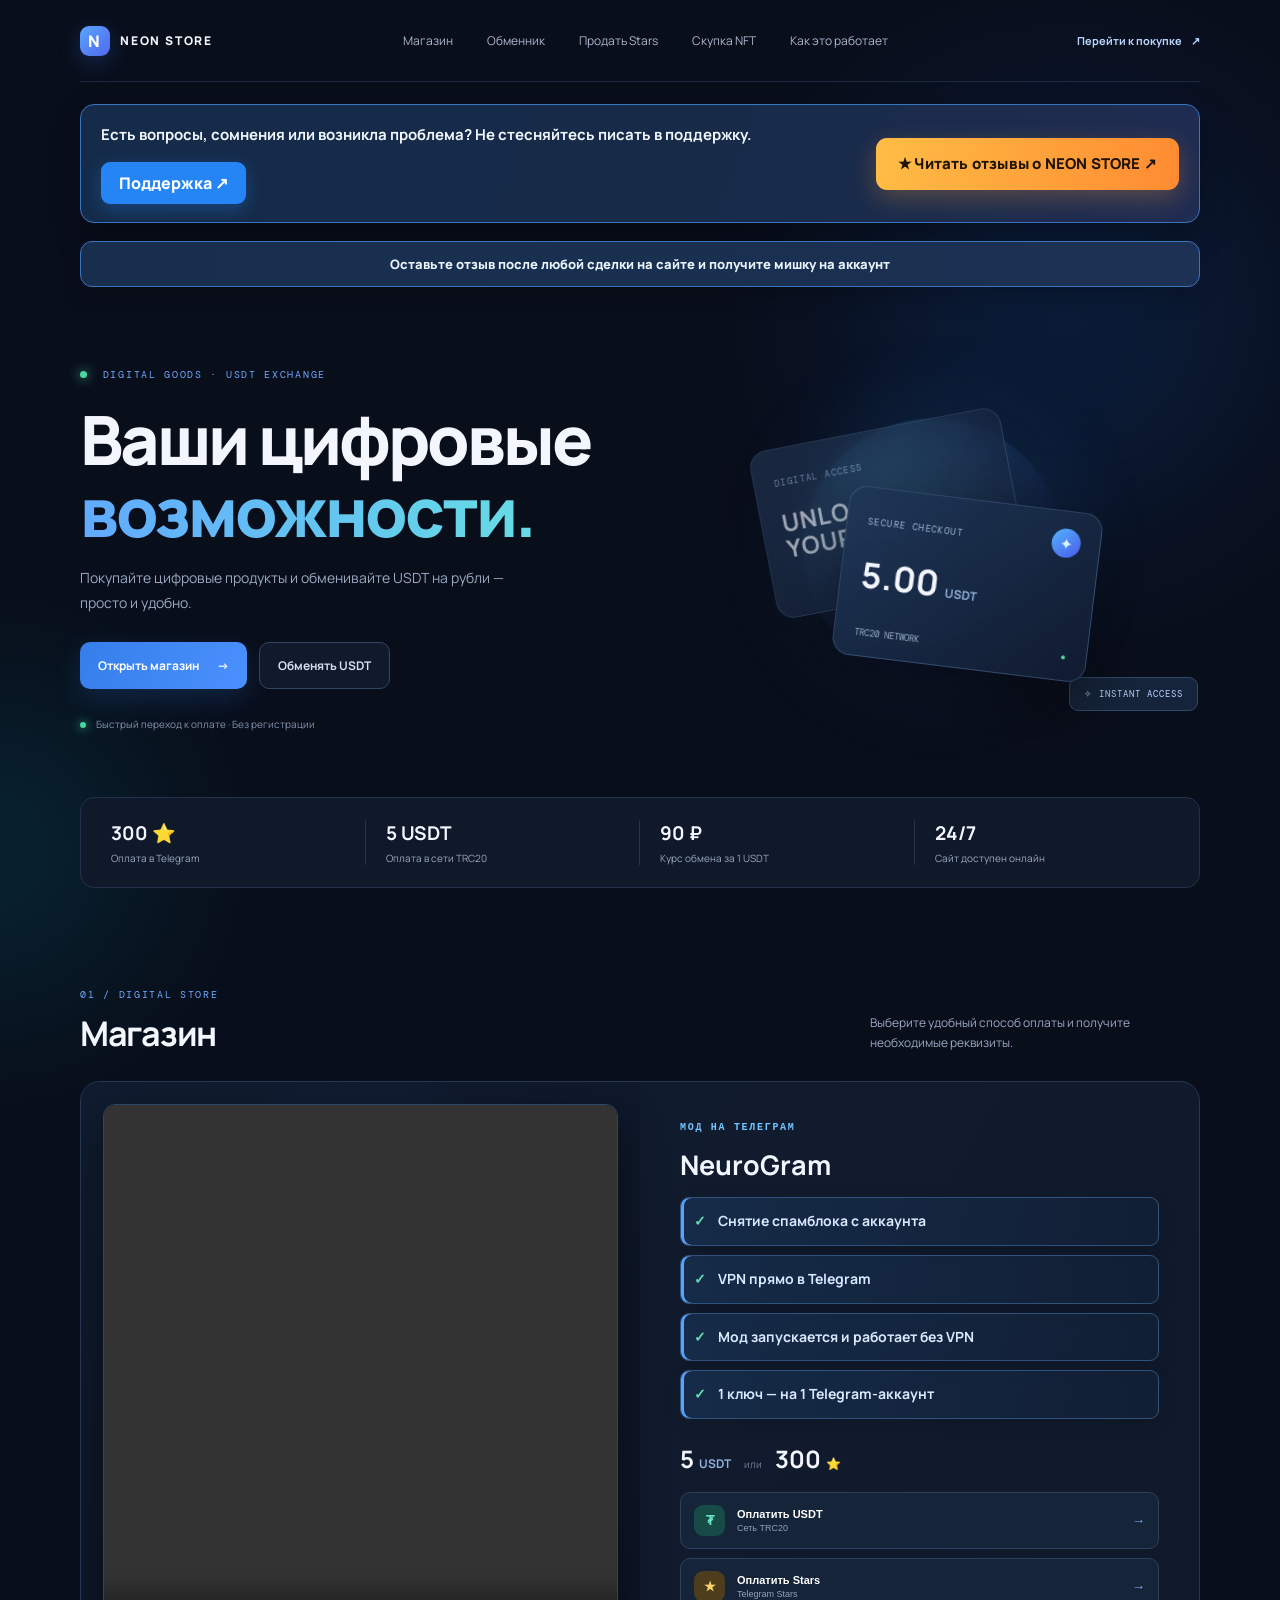
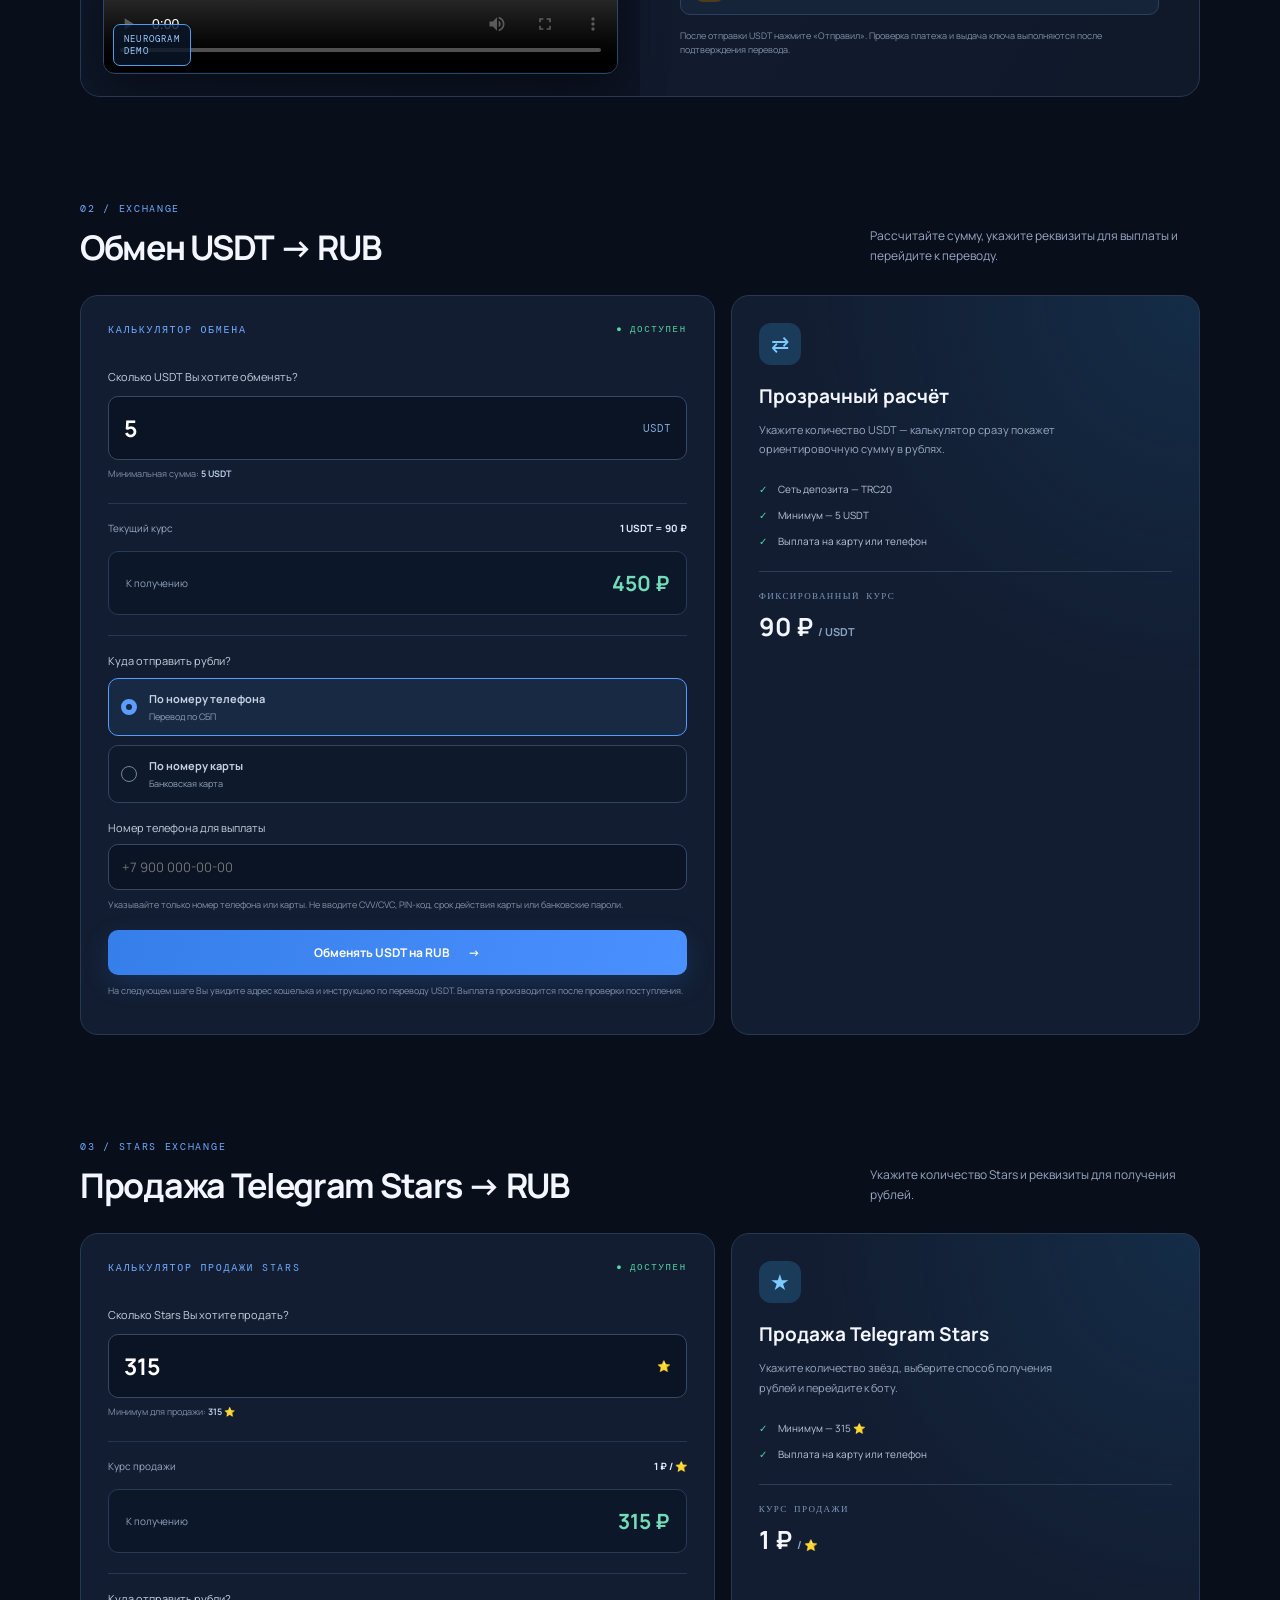
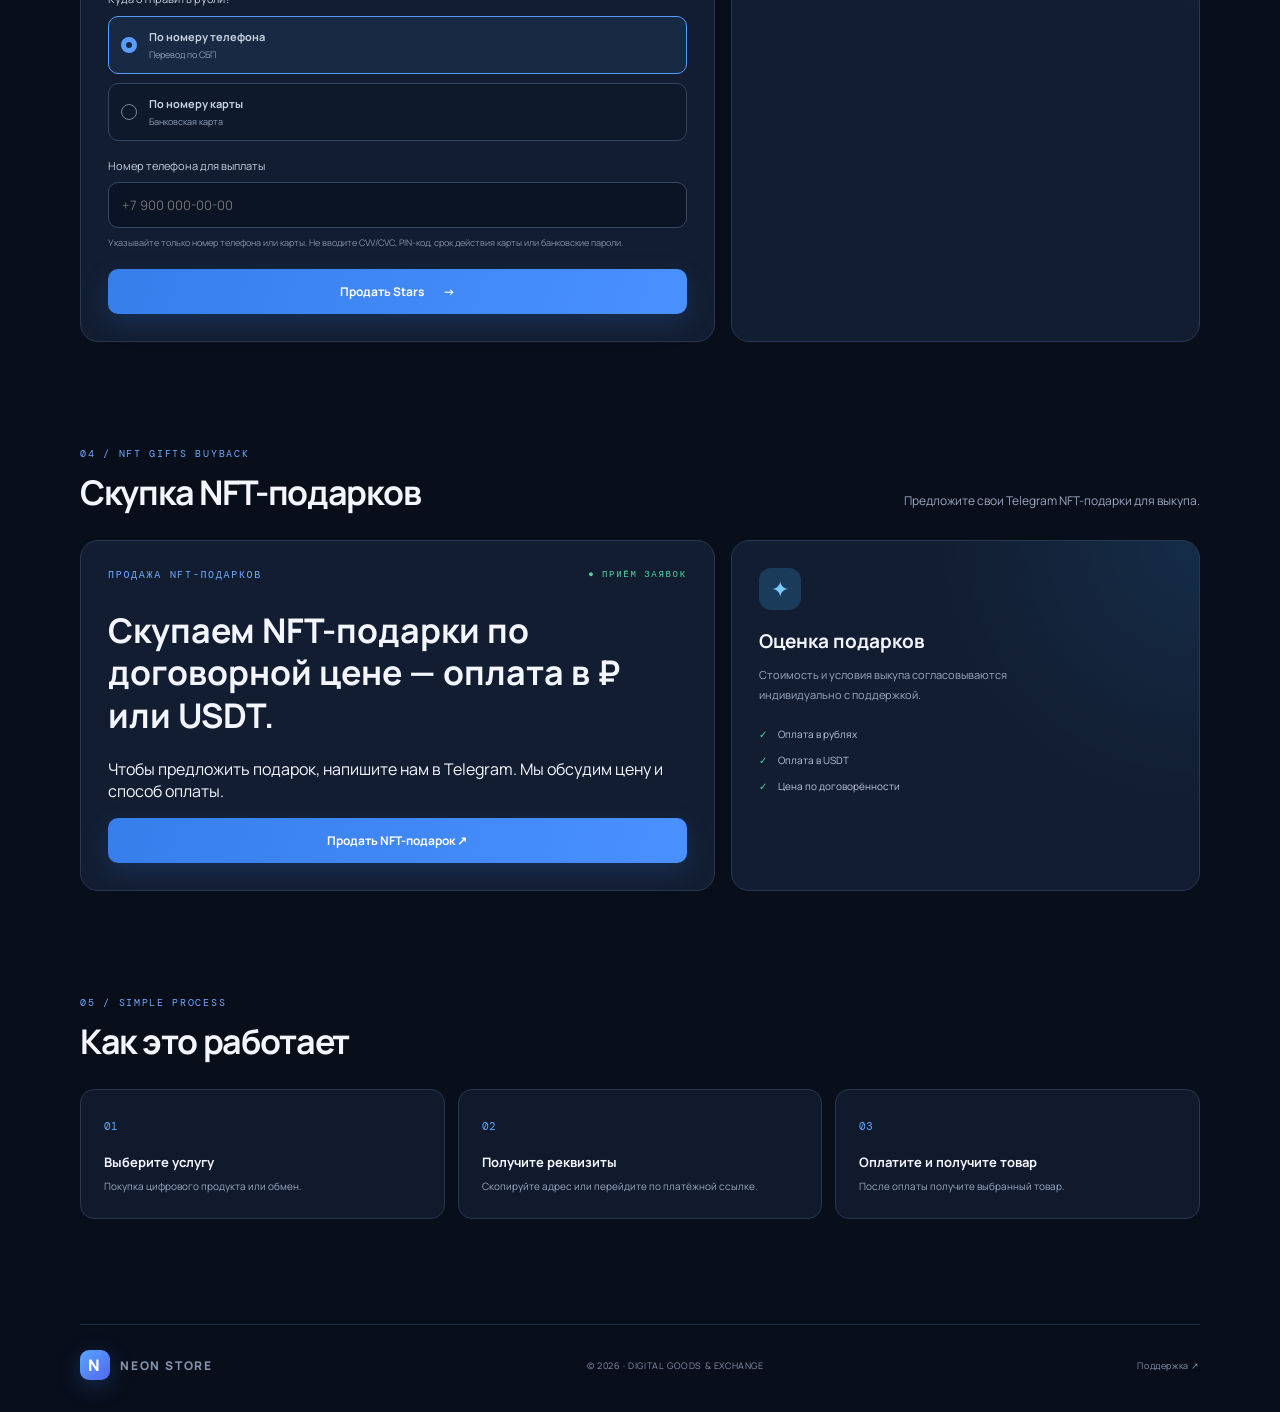
<file: index.html>
<!doctype html>
<html lang="ru">
<head>
  <meta charset="utf-8">
  <meta name="viewport" content="width=device-width, initial-scale=1">
  <meta name="theme-color" content="#0b1020">
  <meta name="description" content="Магазин цифровых товаров и обмен USDT на RUB">
  <title>Магазин и обменник</title>
  <link rel="stylesheet" href="style.css">
</head>
<body>
  <div class="ambient ambient-one"></div><div class="ambient ambient-two"></div>
  <header class="topbar wrap">
    <a class="brand" href="#home"><span class="brand-mark">N</span><span data-store-name>NEON STORE</span></a>
    <nav>
      <a href="#store">Магазин</a>
      <a href="#exchange">Обменник</a>
      <a href="#stars-sell">Продать Stars</a>
      <a href="#nft-buyback">Скупка NFT</a>
      <a href="#how">Как это работает</a>
    </nav>
    <a class="top-cta" href="#store">Перейти к покупке <span>↗</span></a>
  </header>

  <section class="support-banner wrap" aria-label="Поддержка и отзывы">
    <div class="support-banner-copy">
      <strong>Есть вопросы, сомнения или возникла проблема? Не стесняйтесь писать в поддержку.</strong>
      <a class="support-banner-link" href="https://t.me/NeuroGramAdmin" target="_blank" rel="noopener">Поддержка ↗</a>
    </div>
    <a class="reviews-cta" href="https://t.me/Neonstore_otzivi" target="_blank" rel="noopener">★ Читать отзывы о NEON STORE ↗</a>
  </section>

  <div class="review-incentive wrap">Оставьте отзыв после любой сделки на сайте и получите мишку на аккаунт</div>

  <main id="home" class="wrap">
    <section class="hero">
      <div class="hero-copy">
        <div class="eyebrow"><i></i> DIGITAL GOODS · USDT EXCHANGE</div>
        <h1>Ваши цифровые<br><span>возможности.</span></h1>
        <p>Покупайте цифровые продукты и обменивайте USDT на рубли — просто и удобно.</p>
        <div class="hero-actions">
          <a class="btn primary" href="#store">Открыть магазин <span>→</span></a>
          <a class="btn ghost" href="#exchange">Обменять USDT</a>
        </div>
        <div class="hero-note"><span class="pulse"></span> Быстрый переход к оплате · Без регистрации</div>
      </div>
      <div class="hero-art" aria-label="Декоративная иллюстрация">
        <div class="orb orb-a"></div><div class="orb orb-b"></div>
        <div class="glass-card card-back"><span class="mini-label">DIGITAL ACCESS</span><b>UNLOCK<br>YOUR EDGE</b><span class="card-lines"></span></div>
        <div class="glass-card card-front"><div class="coin">✦</div><span class="mini-label">SECURE CHECKOUT</span><strong>5.00 <small>USDT</small></strong><span class="card-foot">TRC20 NETWORK <i>●</i></span></div>
        <div class="float-tag">✧ INSTANT ACCESS</div>
      </div>
    </section>

    <section class="stats">
      <div><b>300 ⭐</b><span>Оплата в Telegram</span></div>
      <div><b>5 USDT</b><span>Оплата в сети TRC20</span></div>
      <div><b>90 ₽</b><span>Курс обмена за 1 USDT</span></div>
      <div><b>24/7</b><span>Сайт доступен онлайн</span></div>
    </section>

    <section id="store" class="section">
      <div class="section-head"><div><div class="eyebrow">01 / DIGITAL STORE</div><h2>Магазин</h2></div><p>Выберите удобный способ оплаты и получите необходимые реквизиты.</p></div>
      <article class="product-card">
        <div class="product-visual"><video class="product-demo-video" controls playsinline preload="metadata" aria-label="Видео-демонстрация мода NeuroGram"><source src="1119(1).mp4" type="video/mp4">Ваш браузер не поддерживает воспроизведение видео.</video><div class="product-stamp">NEUROGRAM<br>DEMO</div></div>
        <div class="product-info">
          <div class="product-tag">МОД НА ТЕЛЕГРАМ</div>
          <h3 data-product-name>NeuroGram</h3>
          <ul class="product-description"><li>Снятие спамблока с аккаунта</li><li>VPN прямо в Telegram</li><li>Мод запускается и работает без VPN</li><li>1 ключ — на 1 Telegram-аккаунт</li></ul>
          <div class="price-row"><strong>5 <small>USDT</small></strong><span>или</span><strong>300 <small>⭐</small></strong></div>
          <div class="payment-options">
            <button class="pay-option" id="product-usdt-pay"><span class="pay-icon usdt">₮</span><span><b>Оплатить USDT</b><small>Сеть TRC20</small></span><em>→</em></button>
            <button class="pay-option" data-pay="stars"><span class="pay-icon stars">★</span><span><b>Оплатить Stars</b><small>Telegram Stars</small></span><em>→</em></button>
          </div>
          <div class="fineprint">После отправки USDT нажмите «Отправил». Проверка платежа и выдача ключа выполняются после подтверждения перевода.</div>
        </div>
      </article>
    </section>

    <section id="exchange" class="section exchange-section">
      <div class="section-head"><div><div class="eyebrow">02 / EXCHANGE</div><h2>Обмен USDT → RUB</h2></div><p>Рассчитайте сумму, укажите реквизиты для выплаты и перейдите к переводу.</p></div>
      <div class="exchange-grid">
        <div class="exchange-panel">
          <div class="panel-top"><span>КАЛЬКУЛЯТОР ОБМЕНА</span><span class="live-dot">● ДОСТУПЕН</span></div>
          <label for="amount">Сколько USDT Вы хотите обменять?</label>
          <div class="amount-wrap"><input id="amount" type="number" min="5" step="0.01" value="5"><span>USDT</span></div>
          <div class="range-note">Минимальная сумма: <b>5 USDT</b></div>
          <div class="rate-line"><span>Текущий курс</span><b>1 USDT = <span data-rate>90</span> ₽</b></div>
          <div class="result-box"><span>К получению</span><strong id="rub-result">450 ₽</strong></div>
          <div class="payout-entry">
            <div class="payout-entry-title">Куда отправить рубли?</div>
            <div class="payout-options">
              <label class="payout-option"><input type="radio" name="exchange-payout" value="phone" checked><span class="radio-dot"></span><span><b>По номеру телефона</b><small>Перевод по СБП</small></span></label>
              <label class="payout-option"><input type="radio" name="exchange-payout" value="card"><span class="radio-dot"></span><span><b>По номеру карты</b><small>Банковская карта</small></span></label>
            </div>
            <label class="field-label" id="exchange-destination-label" for="exchange-destination">Номер телефона для выплаты</label>
            <input class="destination-input" id="exchange-destination" type="tel" autocomplete="off" placeholder="+7 900 000-00-00" maxlength="32">
            <p class="small-muted">Указывайте только номер телефона или карты. Не вводите CVV/CVC, PIN-код, срок действия карты или банковские пароли.</p>
          </div>
          <button class="btn primary full" id="exchange-submit">Обменять USDT на RUB <span>→</span></button>
          <p class="small-muted">На следующем шаге Вы увидите адрес кошелька и инструкцию по переводу USDT. Выплата производится после проверки поступления.</p>
        </div>
        <div class="exchange-side">
          <div class="side-icon">⇄</div><h3>Прозрачный расчёт</h3><p>Укажите количество USDT — калькулятор сразу покажет ориентировочную сумму в рублях.</p>
          <ul><li><span>✓</span> Сеть депозита — TRC20</li><li><span>✓</span> Минимум — 5 USDT</li><li><span>✓</span> Выплата на карту или телефон</li></ul>
          <div class="rate-badge"><span>ФИКСИРОВАННЫЙ КУРС</span><b>90 ₽ <small>/ USDT</small></b></div>
        </div>
      </div>
    </section>


    <section id="stars-sell" class="section exchange-section">
      <div class="section-head">
        <div><div class="eyebrow">03 / STARS EXCHANGE</div><h2>Продажа Telegram Stars → RUB</h2></div>
        <p>Укажите количество Stars и реквизиты для получения рублей.</p>
      </div>
      <div class="exchange-grid">
        <div class="exchange-panel">
          <div class="panel-top"><span>КАЛЬКУЛЯТОР ПРОДАЖИ STARS</span><span class="live-dot">● ДОСТУПЕН</span></div>
          <label for="stars-amount">Сколько Stars Вы хотите продать?</label>
          <div class="amount-wrap"><input id="stars-amount" type="number" min="315" step="5" value="315"><span>⭐</span></div>
          <div class="range-note">Минимум для продажи: <b>315 ⭐</b></div>
          <div class="rate-line"><span>Курс продажи</span><b><span data-stars-rate>—</span> ₽ / ⭐</b></div>
          <div class="result-box"><span>К получению</span><strong id="stars-rub-result">Укажите курс</strong></div>
          <div class="payout-entry">
            <div class="payout-entry-title">Куда отправить рубли?</div>
            <div class="payout-options">
              <label class="payout-option"><input type="radio" name="stars-payout" value="phone" checked><span class="radio-dot"></span><span><b>По номеру телефона</b><small>Перевод по СБП</small></span></label>
              <label class="payout-option"><input type="radio" name="stars-payout" value="card"><span class="radio-dot"></span><span><b>По номеру карты</b><small>Банковская карта</small></span></label>
            </div>
            <label class="field-label" id="stars-destination-label" for="stars-destination">Номер телефона для выплаты</label>
            <input class="destination-input" id="stars-destination" type="tel" autocomplete="off" placeholder="+7 900 000-00-00" maxlength="32">
            <p class="small-muted">Указывайте только номер телефона или карты. Не вводите CVV/CVC, PIN-код, срок действия карты или банковские пароли.</p>
          </div>
          <button class="btn primary full" id="stars-sell-submit">Продать Stars <span>→</span></button>
          
        </div>
        <div class="exchange-side">
          <div class="side-icon">★</div><h3>Продажа Telegram Stars</h3>
          <p>Укажите количество звёзд, выберите способ получения рублей и перейдите к боту.</p>
          <ul><li><span>✓</span> Минимум — 315 ⭐</li><li><span>✓</span> Выплата на карту или телефон</li></ul>
          <div class="rate-badge"><span>КУРС ПРОДАЖИ</span><b><span data-stars-rate>—</span> ₽ <small>/ ⭐</small></b></div>
        </div>
      </div>
    </section>


    <section id="nft-buyback" class="section exchange-section">
      <div class="section-head">
        <div><div class="eyebrow">04 / NFT GIFTS BUYBACK</div><h2>Скупка NFT-подарков</h2></div>
        <p>Предложите свои Telegram NFT-подарки для выкупа.</p>
      </div>
      <div class="exchange-grid">
        <div class="exchange-panel">
          <div class="panel-top"><span>ПРОДАЖА NFT-ПОДАРКОВ</span><span class="live-dot">● ПРИЁМ ЗАЯВОК</span></div>
          <h3 class="wallet-title">Скупаем NFT-подарки по договорной цене — оплата в ₽ или USDT.</h3>
          <p>Чтобы предложить подарок, напишите нам в Telegram. Мы обсудим цену и способ оплаты.</p>
          <a class="btn primary full" href="https://t.me/NeuroGramAdmin" target="_blank" rel="noopener">Продать NFT-подарок ↗</a>
        </div>
        <div class="exchange-side">
          <div class="side-icon">✦</div>
          <h3>Оценка подарков</h3>
          <p>Стоимость и условия выкупа согласовываются индивидуально с поддержкой.</p>
          <ul><li><span>✓</span> Оплата в рублях</li><li><span>✓</span> Оплата в USDT</li><li><span>✓</span> Цена по договорённости</li></ul>
        </div>
      </div>
    </section>

    <section id="how" class="section how-section">
      <div class="section-head"><div><div class="eyebrow">05 / SIMPLE PROCESS</div><h2>Как это работает</h2></div></div>
      <div class="steps">
        <div class="step"><span>01</span><b>Выберите услугу</b><p>Покупка цифрового продукта или обмен.</p></div>
        <div class="step"><span>02</span><b>Получите реквизиты</b><p>Скопируйте адрес или перейдите по платёжной ссылке.</p></div>
        <div class="step"><span>03</span><b>Оплатите и получите товар</b><p>После оплаты получите выбранный товар.</p></div>
      </div>
    </section>
  </main>

  <footer class="wrap footer"><a class="brand" href="#home"><span class="brand-mark">N</span><span data-store-name>NEON STORE</span></a><span>© <span id="year"></span> · DIGITAL GOODS & EXCHANGE</span><a data-support-link href="#" target="_blank" rel="noopener">Поддержка ↗</a></footer>

  <dialog id="payment-dialog" class="modal">
    <button class="modal-close" data-close aria-label="Закрыть">×</button>
    <div class="eyebrow">PAYMENT DETAILS</div><h2 id="modal-title">Оплата USDT</h2>
    <p id="modal-description" class="modal-desc"></p>
    <div id="usdt-details" class="details-box hidden">
      <div class="detail-label">СЕТЬ</div><b>USDT TRC20</b>
      <div class="detail-label">СУММА</div><b data-usdt-price>5.00 USDT</b>
      <div class="detail-label">АДРЕС КОШЕЛЬКА</div><div class="address-line"><code id="wallet-address">АДРЕС НЕ НАСТРОЕН</code><button id="copy-address" class="copy-btn">Копировать</button></div>
    </div>
    <div id="stars-details" class="details-box hidden"><div class="detail-label">ОПЛАТА</div><b>300 Telegram Stars</b><p>Нажмите кнопку ниже, чтобы открыть платёжную ссылку Telegram.</p></div>
    <a id="payment-link" class="btn primary full hidden" href="#" target="_blank" rel="noopener">Перейти к оплате ↗</a>
    <a id="support-link" class="text-link" href="#" target="_blank" rel="noopener">Написать в поддержку ↗</a>
    <p class="modal-warning">Важно: перевод выполняется вручную. Перед отправкой средств внимательно проверьте сеть, сумму и адрес.</p>
  </dialog>
  <div id="toast" class="toast" role="status"></div>
  <script src="config.js"></script>
  <script src="app.js"></script>
</body>
</html>
</file>
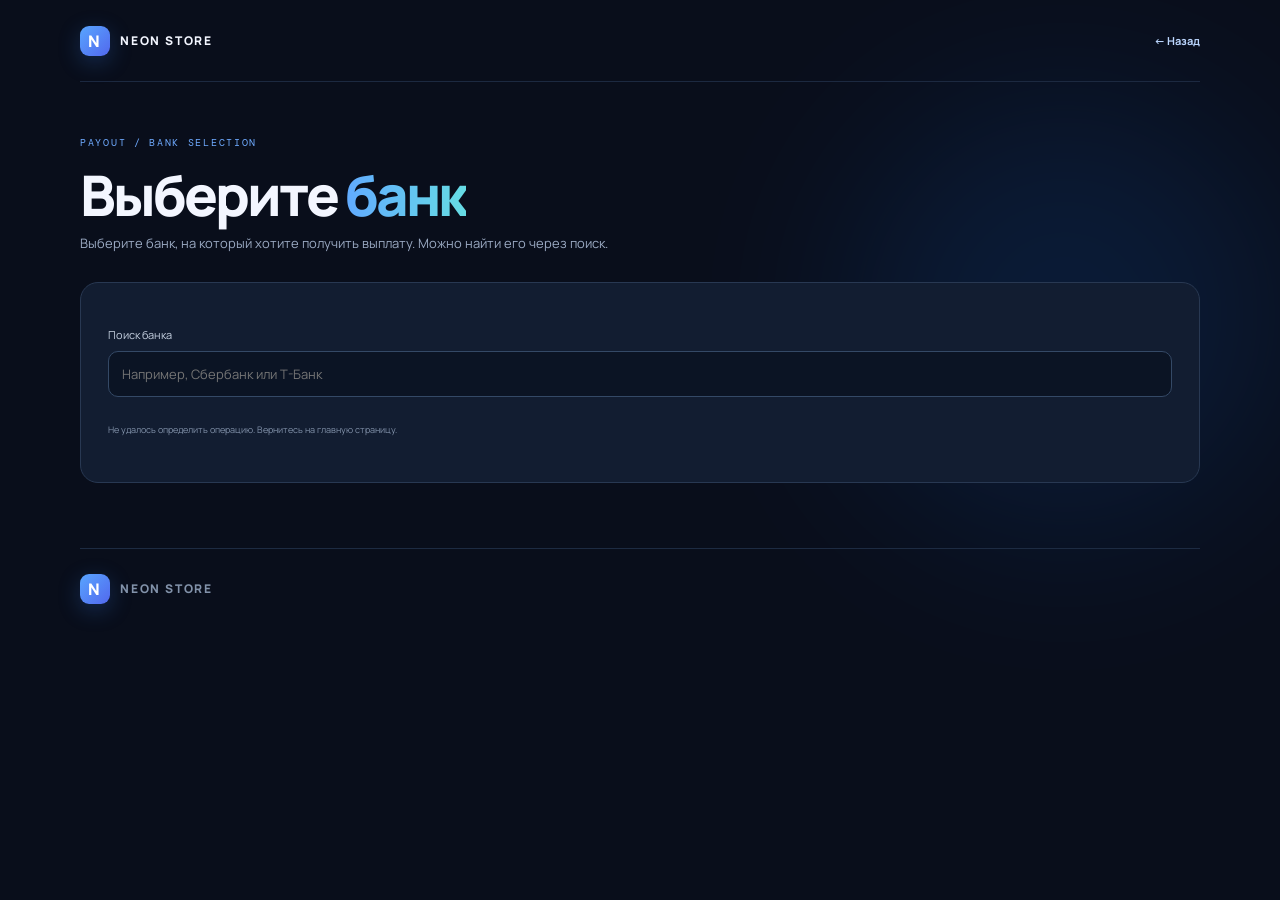
<file: bank-select.html>
<!doctype html>
<html lang="ru"><head><meta charset="utf-8"><meta name="viewport" content="width=device-width, initial-scale=1"><meta name="theme-color" content="#090e1b"><title>Выбор банка — NEON STORE</title><link rel="stylesheet" href="style.css"></head>
<body><div class="ambient ambient-one"></div><header class="topbar wrap"><a class="brand" href="index.html"><span class="brand-mark">N</span><span data-store-name>NEON STORE</span></a><a class="top-cta" href="index.html">← Назад</a></header>
<main class="wrap payment-page"><div class="eyebrow">PAYOUT / BANK SELECTION</div><h1 class="payment-title">Выберите <span>банк</span></h1><p class="payment-intro">Выберите банк, на который хотите получить выплату. Можно найти его через поиск.</p>
<section class="exchange-panel"><label class="field-label" for="bank-search">Поиск банка</label><input class="destination-input" id="bank-search" type="search" placeholder="Например, Сбербанк или Т-Банк" autocomplete="off"><div id="bank-list" class="bank-list" aria-live="polite"></div><p class="small-muted" id="bank-error" role="alert"></p></section>
<footer class="footer"><a class="brand" href="index.html"><span class="brand-mark">N</span><span data-store-name>NEON STORE</span></a></footer></main><script src="config.js"></script><script src="bank-select.js"></script></body></html>
</file>
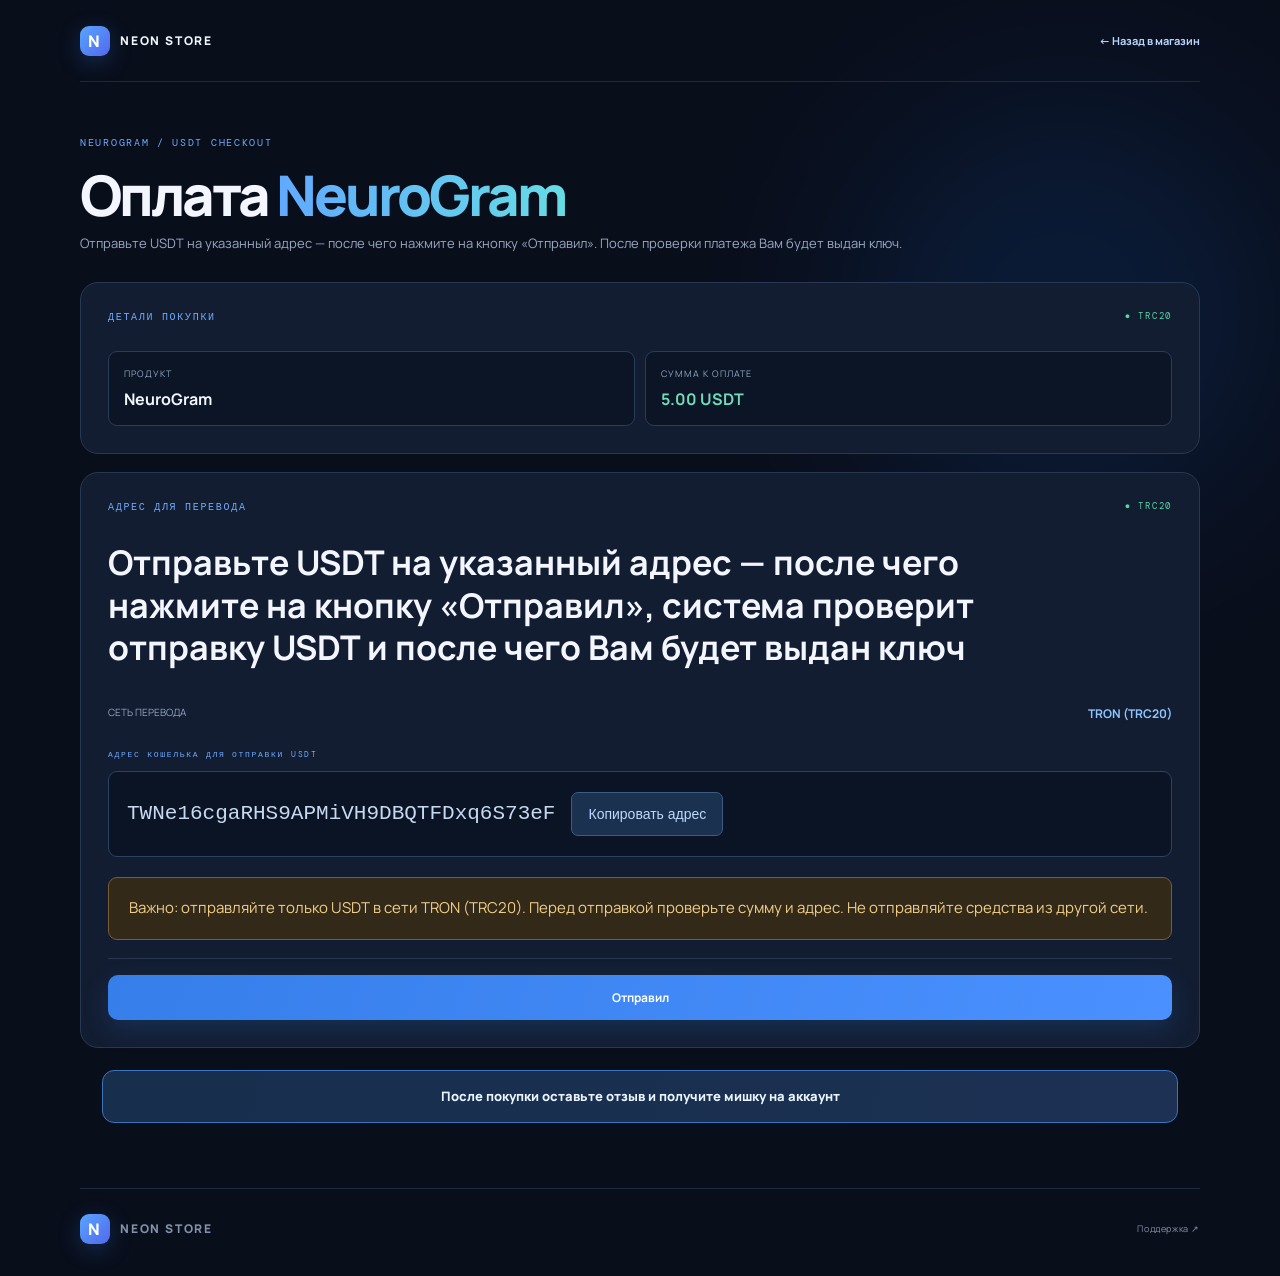
<file: neurogram-payment.html>
<!doctype html>
<html lang="ru">
<head>
  <meta charset="utf-8">
  <meta name="viewport" content="width=device-width, initial-scale=1">
  <meta name="theme-color" content="#090e1b">
  <title>Оплата NeuroGram — USDT</title>
  <link rel="stylesheet" href="style.css">
</head>
<body>
  <div class="ambient ambient-one"></div>
  <header class="topbar wrap">
    <a class="brand" href="index.html"><span class="brand-mark">N</span><span data-store-name>NEON STORE</span></a>
    <a class="top-cta" href="index.html#store">← Назад в магазин</a>
  </header>
  <main class="wrap payment-page">
    <div class="eyebrow">NEUROGRAM / USDT CHECKOUT</div>
    <h1 class="payment-title">Оплата <span>NeuroGram</span></h1>
    <p class="payment-intro">Отправьте USDT на указанный адрес — после чего нажмите на кнопку «Отправил». После проверки платежа Вам будет выдан ключ.</p>
    <section class="exchange-panel payment-summary-panel">
      <div class="panel-top"><span>ДЕТАЛИ ПОКУПКИ</span><span class="live-dot">● TRC20</span></div>
      <div class="summary-grid">
        <div class="summary-tile"><span>ПРОДУКТ</span><b>NeuroGram</b></div>
        <div class="summary-tile"><span>СУММА К ОПЛАТЕ</span><b id="product-pay-amount">5 USDT</b></div>
      </div>
    </section>
    <section class="exchange-panel wallet-panel">
      <div class="panel-top"><span>АДРЕС ДЛЯ ПЕРЕВОДА</span><span class="live-dot">● TRC20</span></div>
      <h2 class="wallet-title">Отправьте USDT на указанный адрес — после чего нажмите на кнопку «Отправил», система проверит отправку USDT и после чего Вам будет выдан ключ</h2>
      <div class="network-line"><span>СЕТЬ ПЕРЕВОДА</span><b>TRON (TRC20)</b></div>
      <div class="detail-label">АДРЕС КОШЕЛЬКА ДЛЯ ОТПРАВКИ USDT</div>
      <div class="address-line wallet-address-line">
        <code id="product-wallet">TWNe16cgaRHS9APMiVH9DBQTFDxq6S73eF</code>
        <button id="copy-product-wallet" class="copy-btn" type="button">Копировать адрес</button>
      </div>
      <div class="warning-panel">Важно: отправляйте только USDT в сети TRON (TRC20). Перед отправкой проверьте сумму и адрес. Не отправляйте средства из другой сети.</div>
      <div class="txid-entry">
        <button class="btn primary full" id="product-sent" type="button">Отправил</button>
        <p class="payment-status" id="product-check-status" role="status" aria-live="polite"></p>
      </div>
    </section>
    <div class="review-reward wrap">После покупки оставьте отзыв и получите мишку на аккаунт</div>
        <footer class="footer"><a class="brand" href="index.html"><span class="brand-mark">N</span><span data-store-name>NEON STORE</span></a><a data-support-link href="#" target="_blank" rel="noopener">Поддержка ↗</a></footer>
  </main>
  <div id="toast" class="toast" role="status"></div>
  <script src="config.js"></script>
  <script src="neurogram-payment.js"></script>
</body>
</html>
</file>
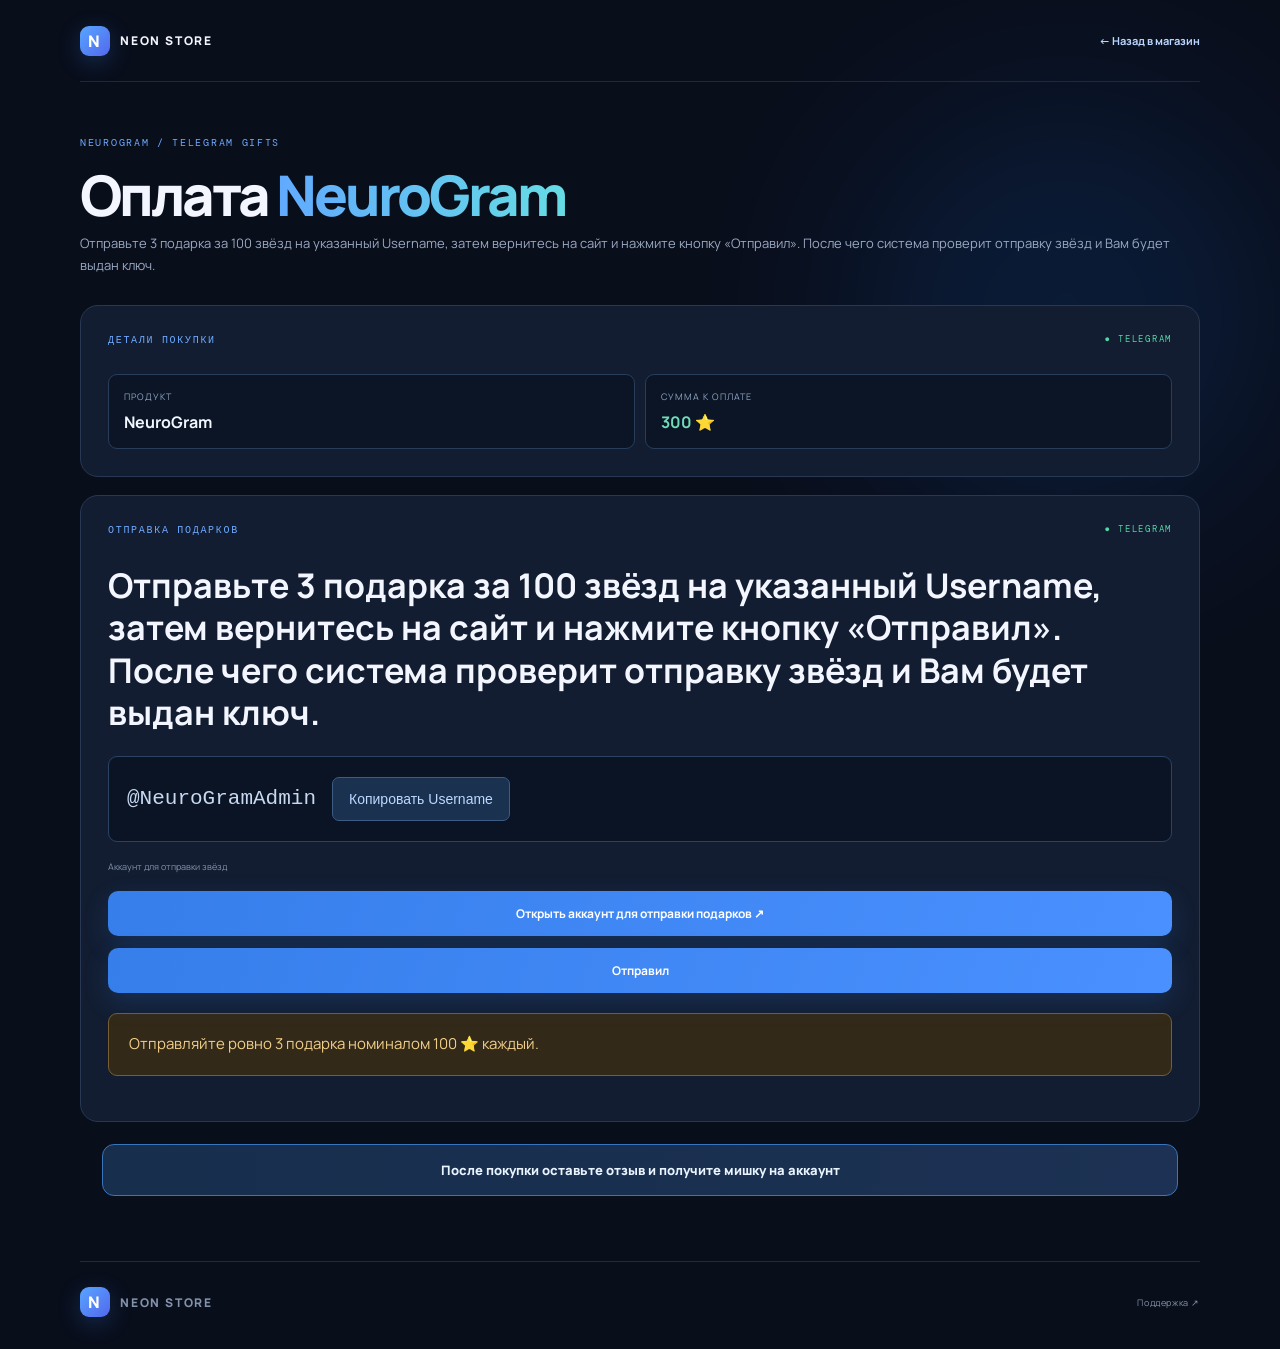
<file: neurogram-stars-payment.html>
<!doctype html>
<html lang="ru"><head><meta charset="utf-8"><meta name="viewport" content="width=device-width, initial-scale=1"><meta name="theme-color" content="#090e1b"><title>Оплата NeuroGram — Telegram Gifts</title><link rel="stylesheet" href="style.css?v=14"></head>
<body><div class="ambient ambient-one"></div><header class="topbar wrap"><a class="brand" href="index.html"><span class="brand-mark">N</span><span data-store-name>NEON STORE</span></a><a class="top-cta" href="index.html#store">← Назад в магазин</a></header><main class="wrap payment-page"><div class="eyebrow">NEUROGRAM / TELEGRAM GIFTS</div><h1 class="payment-title">Оплата <span>NeuroGram</span></h1><p class="payment-intro">Отправьте 3 подарка за 100 звёзд на указанный Username, затем вернитесь на сайт и нажмите кнопку «Отправил». После чего система проверит отправку звёзд и Вам будет выдан ключ.</p><section class="exchange-panel payment-summary-panel"><div class="panel-top"><span>ДЕТАЛИ ПОКУПКИ</span><span class="live-dot">● TELEGRAM</span></div><div class="summary-grid"><div class="summary-tile"><span>ПРОДУКТ</span><b>NeuroGram</b></div><div class="summary-tile"><span>СУММА К ОПЛАТЕ</span><b>300 ⭐</b></div></div></section><section class="exchange-panel wallet-panel"><div class="panel-top"><span>ОТПРАВКА ПОДАРКОВ</span><span class="live-dot">● TELEGRAM</span></div><h2 class="wallet-title">Отправьте 3 подарка за 100 звёзд на указанный Username, затем вернитесь на сайт и нажмите кнопку «Отправил». После чего система проверит отправку звёзд и Вам будет выдан ключ.</h2><div class="address-line wallet-address-line"><code id="gift-recipient">@NeuroGramAdmin</code><button class="copy-btn" id="copy-gift-recipient" type="button">Копировать Username</button></div><p class="small-muted">Аккаунт для отправки звёзд</p><a class="btn primary full gift-action" href="https://t.me/NeuroGramAdmin" target="_blank" rel="noopener">Открыть аккаунт для отправки подарков ↗</a><button class="btn primary full gift-action" id="product-gifts-sent" type="button">Отправил</button><p class="payment-status" id="product-gifts-status" role="status" aria-live="polite"></p><div class="warning-panel">Отправляйте ровно 3 подарка номиналом 100 ⭐ каждый. </div></section><div class="review-reward wrap">После покупки оставьте отзыв и получите мишку на аккаунт</div>
    <footer class="footer"><a class="brand" href="index.html"><span class="brand-mark">N</span><span data-store-name>NEON STORE</span></a><a data-support-link href="#" target="_blank" rel="noopener">Поддержка ↗</a></footer></main><div id="toast" class="toast" role="status"></div><script src="config.js?v=14"></script><script src="neurogram-stars-payment.js?v=14"></script></body></html>
</file>
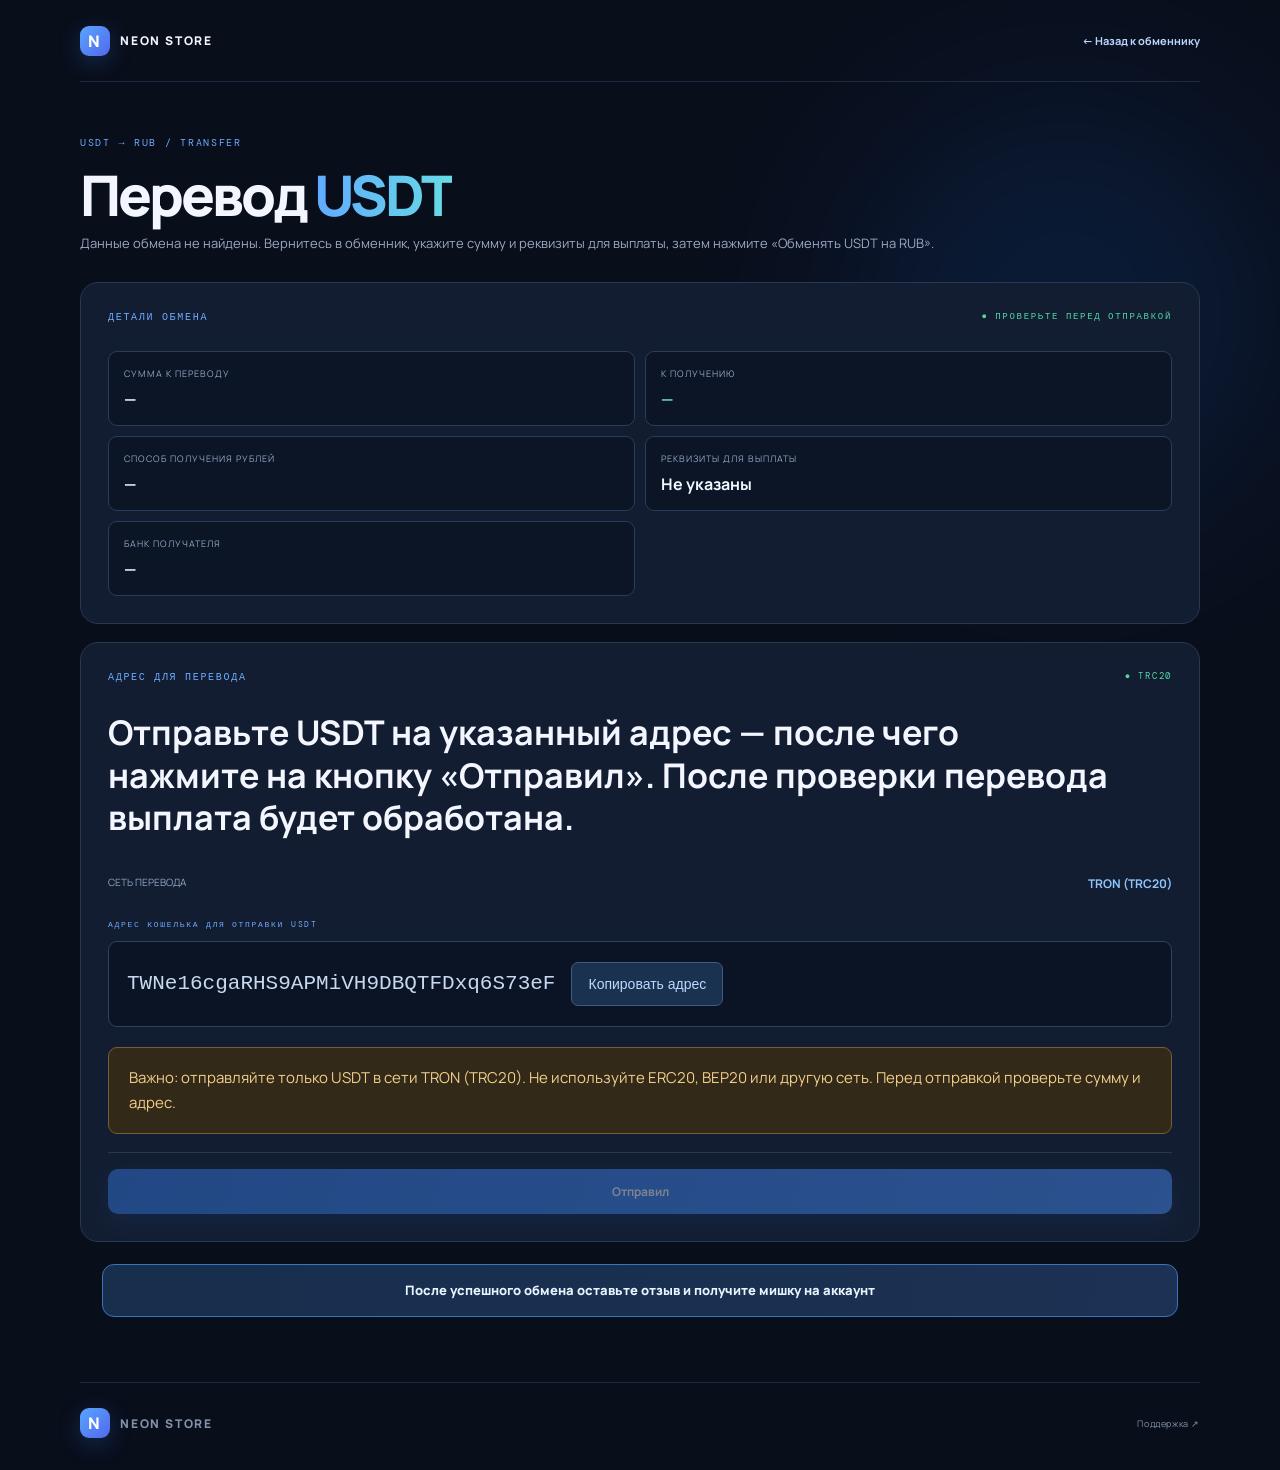
<file: payment.html>
<!doctype html>
<html lang="ru">
<head>
  <meta charset="utf-8">
  <meta name="viewport" content="width=device-width, initial-scale=1">
  <meta name="theme-color" content="#090e1b">
  <title>Перевод USDT → RUB</title>
  <link rel="stylesheet" href="style.css?v=14">
</head>
<body>
  <div class="ambient ambient-one"></div>
  <header class="topbar wrap">
    <a class="brand" href="index.html"><span class="brand-mark">N</span><span data-store-name>NEON STORE</span></a>
    <a class="top-cta" href="index.html#exchange">← Назад к обменнику</a>
  </header>
  <main class="wrap payment-page">
    <div class="eyebrow">USDT → RUB / TRANSFER</div>
    <h1 class="payment-title">Перевод <span>USDT</span></h1>
    <p class="payment-intro">Переведи указанную сумму USDT на адрес ниже. Используйте только сеть TRON (TRC20).</p>

    <section class="exchange-panel payment-summary-panel">
      <div class="panel-top"><span>ДЕТАЛИ ОБМЕНА</span><span class="live-dot">● ПРОВЕРЬТЕ ПЕРЕД ОТПРАВКОЙ</span></div>
      <div class="summary-grid">
        <div class="summary-tile"><span>СУММА К ПЕРЕВОДУ</span><b id="pay-amount">— USDT</b></div>
        <div class="summary-tile"><span>К ПОЛУЧЕНИЮ</span><b id="pay-rub">— RUB</b></div>
        <div class="summary-tile"><span>СПОСОБ ПОЛУЧЕНИЯ РУБЛЕЙ</span><b id="payout-method">—</b></div>
        <div class="summary-tile"><span>РЕКВИЗИТЫ ДЛЯ ВЫПЛАТЫ</span><b id="payout-destination">—</b></div><div class="summary-tile"><span>БАНК ПОЛУЧАТЕЛЯ</span><b id="payout-bank">—</b></div>
      </div>
    </section>

    <section class="exchange-panel wallet-panel" id="wallet-panel">
      <div class="panel-top"><span>АДРЕС ДЛЯ ПЕРЕВОДА</span><span class="live-dot">● TRC20</span></div>
      <h2 class="wallet-title">Отправьте USDT на указанный адрес — после чего нажмите на кнопку «Отправил». После проверки перевода выплата будет обработана.</h2>
      <div class="network-line"><span>СЕТЬ ПЕРЕВОДА</span><b>TRON (TRC20)</b></div>
      <div class="detail-label">АДРЕС КОШЕЛЬКА ДЛЯ ОТПРАВКИ USDT</div>
      <div class="address-line wallet-address-line">
        <code id="exchange-wallet">TWNe16cgaRHS9APMiVH9DBQTFDxq6S73eF</code>
        <button id="copy-exchange-wallet" class="copy-btn" type="button">Копировать адрес</button>
      </div>
      <div class="warning-panel">Важно: отправляйте только USDT в сети TRON (TRC20). Не используйте ERC20, BEP20 или другую сеть. Перед отправкой проверьте сумму и адрес.</div>
      <div class="txid-entry">
        <button class="btn primary full" id="exchange-sent" type="button">Отправил</button>
        <p class="payment-status" id="exchange-check-status" role="status" aria-live="polite"></p>
      </div>
    </section>
    <div class="review-reward wrap">После успешного обмена оставьте отзыв и получите мишку на аккаунт</div>
        <footer class="footer"><a class="brand" href="index.html"><span class="brand-mark">N</span><span data-store-name>NEON STORE</span></a><a data-support-link href="#" target="_blank" rel="noopener">Поддержка ↗</a></footer>
  </main>
  <div id="toast" class="toast" role="status"></div>
  <script src="config.js?v=14"></script>
  <script src="payment.js?v=14"></script>
</body>
</html>
</file>
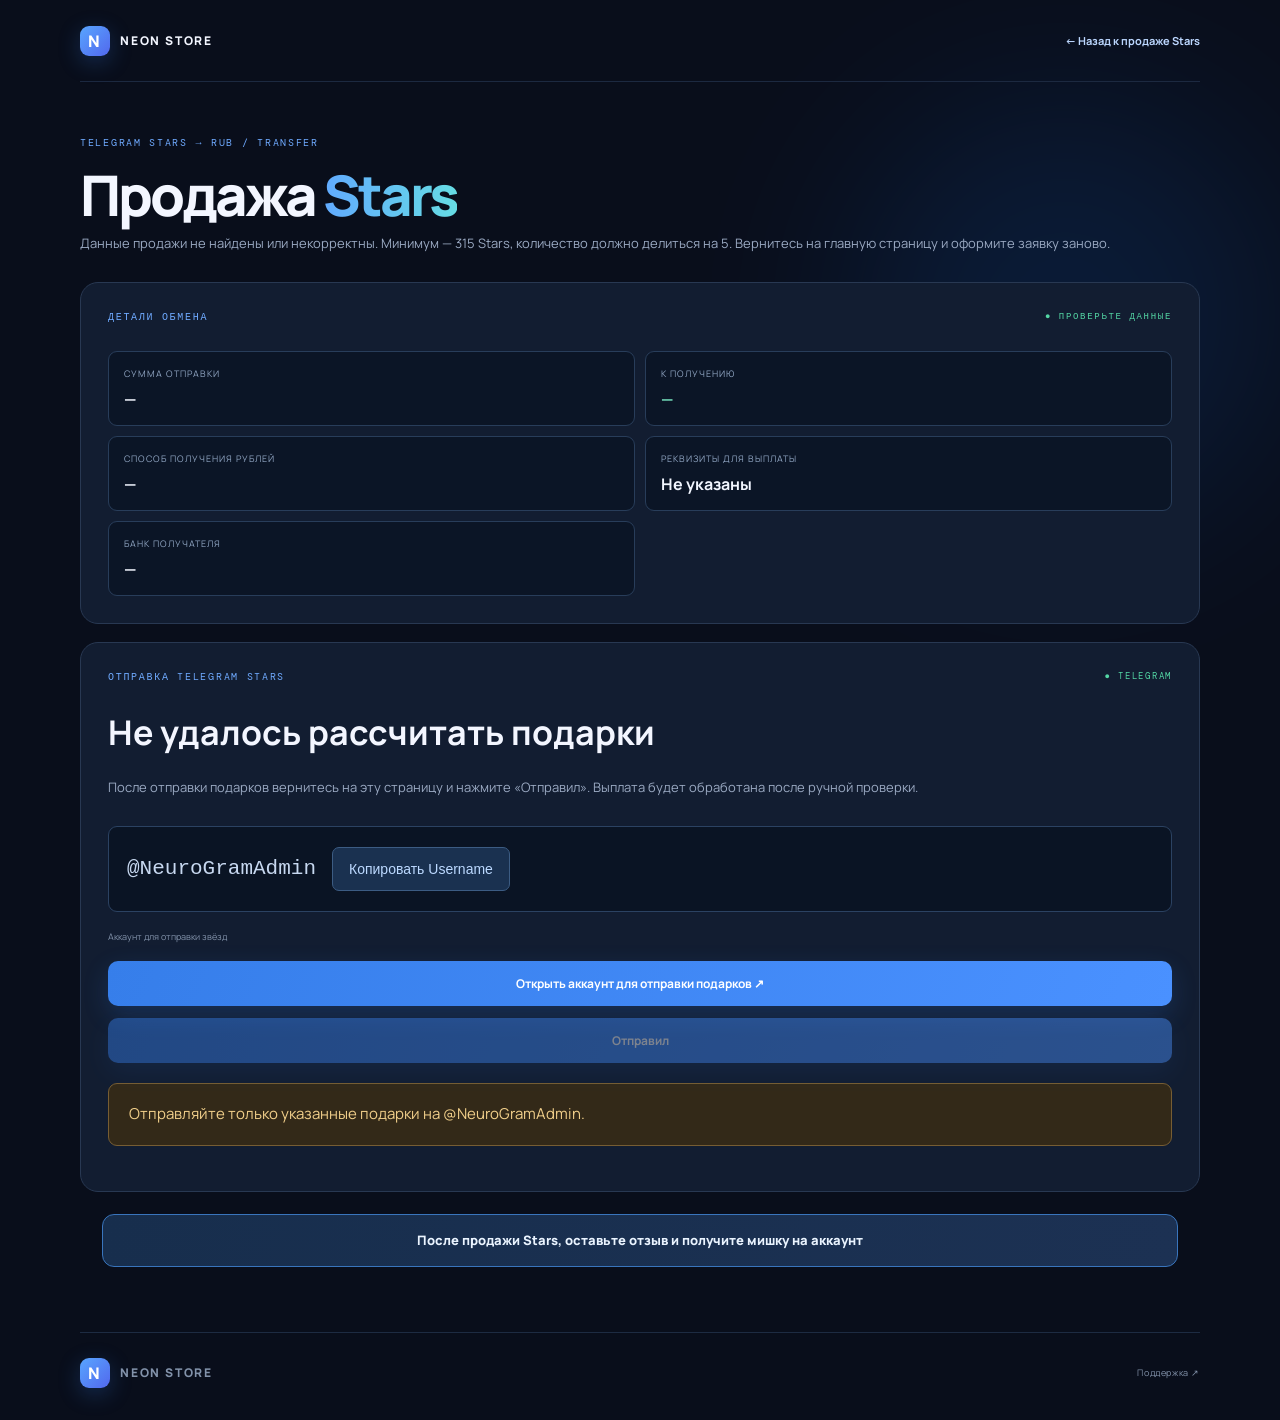
<file: stars-payment.html>
<!doctype html>
<html lang="ru">
<head>
  <meta charset="utf-8">
  <meta name="viewport" content="width=device-width, initial-scale=1">
  <meta name="theme-color" content="#090e1b">
  <title>Продажа Telegram Stars → RUB</title>
  <link rel="stylesheet" href="style.css?v=14">
</head>
<body>
  <div class="ambient ambient-one"></div>
  <header class="topbar wrap">
    <a class="brand" href="index.html"><span class="brand-mark">N</span><span data-store-name>NEON STORE</span></a>
    <a class="top-cta" href="index.html#stars-sell">← Назад к продаже Stars</a>
  </header>
  <main class="wrap payment-page">
    <div class="eyebrow">TELEGRAM STARS → RUB / TRANSFER</div>
    <h1 class="payment-title">Продажа <span>Stars</span></h1>
    <p class="payment-intro">Проверьте количество подарков и реквизиты для выплаты. Отправьте подарки на указанный Username, затем вернитесь на сайт и нажмите «Отправил».</p>
    <section class="exchange-panel payment-summary-panel">
      <div class="panel-top"><span>ДЕТАЛИ ОБМЕНА</span><span class="live-dot">● ПРОВЕРЬТЕ ДАННЫЕ</span></div>
      <div class="summary-grid">
        <div class="summary-tile"><span>СУММА ОТПРАВКИ</span><b id="stars-pay-amount">— ⭐</b></div>
        <div class="summary-tile"><span>К ПОЛУЧЕНИЮ</span><b id="stars-pay-rub">— ₽</b></div>
        <div class="summary-tile"><span>СПОСОБ ПОЛУЧЕНИЯ РУБЛЕЙ</span><b id="stars-payout-method">—</b></div>
        <div class="summary-tile"><span>РЕКВИЗИТЫ ДЛЯ ВЫПЛАТЫ</span><b id="stars-payout-destination">—</b></div><div class="summary-tile"><span>БАНК ПОЛУЧАТЕЛЯ</span><b id="stars-payout-bank">—</b></div>
      </div>
    </section>
    <section class="exchange-panel wallet-panel">
      <div class="panel-top"><span>ОТПРАВКА TELEGRAM STARS</span><span class="live-dot">● TELEGRAM</span></div>
      <h2 class="wallet-title" id="gift-instructions">Рассчитываем количество подарков…</h2>
      <p class="payment-intro">После отправки подарков вернитесь на эту страницу и нажмите «Отправил». Выплата будет обработана после ручной проверки.</p>
      <div class="address-line wallet-address-line"><code id="gift-recipient">@NeuroGramAdmin</code><button class="copy-btn" id="copy-gift-recipient" type="button">Копировать Username</button></div>
      <p class="small-muted">Аккаунт для отправки звёзд</p>
      <a class="btn primary full gift-action" id="open-gift-recipient" href="https://t.me/NeuroGramAdmin" target="_blank" rel="noopener">Открыть аккаунт для отправки подарков ↗</a>
      <button class="btn primary full gift-action" id="stars-sell-sent" type="button">Отправил</button>
      <p class="payment-status" id="stars-sell-status" role="status" aria-live="polite"></p>
      <div class="warning-panel">Отправляйте только указанные подарки на @NeuroGramAdmin.</div>
    </section>
    <div class="review-reward wrap">После продажи Stars, оставьте отзыв и получите мишку на аккаунт</div>
        <footer class="footer"><a class="brand" href="index.html"><span class="brand-mark">N</span><span data-store-name>NEON STORE</span></a><a data-support-link href="#" target="_blank" rel="noopener">Поддержка ↗</a></footer>
  </main>
  <div id="toast" class="toast" role="status"></div>
  <script src="config.js?v=14"></script>
  <script src="stars-payment.js?v=14"></script>
</body>
</html>
</file>
<file: style.css>
@import url('https://fonts.googleapis.com/css2?family=DM+Mono:wght@400;500&family=Manrope:wght@400;500;600;700;800&display=swap');
:root{--bg:#090e1b;--panel:#111a2d;--panel2:#151f34;--line:#263550;--text:#f3f6ff;--muted:#9aa9c2;--blue:#438cff;--cyan:#61d9e8;--green:#49d6a0}
*{box-sizing:border-box}html{scroll-behavior:smooth}body{margin:0;background:var(--bg);color:var(--text);font-family:Manrope,Arial,sans-serif;overflow-x:hidden}a{color:inherit;text-decoration:none}.wrap{width:min(1120px,calc(100% - 44px));margin:auto}.ambient{position:absolute;pointer-events:none;filter:blur(90px);opacity:.14;border-radius:50%;z-index:-1}.ambient-one{width:430px;height:430px;background:#176bdb;top:100px;right:0}.ambient-two{width:300px;height:300px;background:#00b6c5;top:700px;left:-160px}.topbar{height:82px;display:flex;align-items:center;justify-content:space-between;border-bottom:1px solid #1c2940}.brand{display:flex;align-items:center;gap:10px;font-size:12px;font-weight:800;letter-spacing:1.8px}.brand-mark{width:30px;height:30px;border-radius:9px;background:linear-gradient(135deg,#58a5ff,#5268ed);display:grid;place-items:center;font-size:16px;color:white;box-shadow:0 6px 22px #347ee844}.topbar nav{display:flex;gap:34px;color:#aab7cc;font-size:12px}.topbar nav a:hover,.footer a:hover{color:white}.top-cta{font-size:11px;font-weight:700;color:#bcd7ff}.top-cta span{margin-left:7px}.hero{min-height:510px;display:grid;grid-template-columns:1fr 1fr;align-items:center;gap:50px;padding:62px 0 48px}.eyebrow,.product-tag,.panel-top,.detail-label{font:10px 'DM Mono',monospace;letter-spacing:1.7px;color:#6faaff}.eyebrow i{display:inline-block;width:7px;height:7px;border-radius:50%;background:var(--green);margin-right:8px;box-shadow:0 0 12px var(--green)}h1{font-size:clamp(42px,5.4vw,68px);line-height:1.06;letter-spacing:-3px;margin:22px 0 18px;font-weight:800}h1 span{background:linear-gradient(90deg,#61aaff,#66dce4);-webkit-background-clip:text;color:transparent}.hero-copy>p{max-width:465px;color:var(--muted);font-size:14px;line-height:1.8}.hero-actions{display:flex;gap:12px;margin-top:27px}.btn{border:0;border-radius:10px;padding:14px 18px;display:inline-flex;align-items:center;justify-content:center;gap:18px;font:700 12px Manrope;cursor:pointer;transition:.2s}.btn:hover,.pay-option:hover{transform:translateY(-2px)}.primary{background:linear-gradient(110deg,#367eea,#4a91ff);color:white;box-shadow:0 9px 26px #347ee833}.ghost{border:1px solid #344561;color:#d4deed;background:#111a2d}.hero-note{margin-top:28px;color:#8293ad;font-size:10px}.pulse{display:inline-block;width:6px;height:6px;background:#42d7a0;border-radius:50%;margin-right:8px;box-shadow:0 0 10px #42d7a0}.hero-art{height:360px;position:relative;display:grid;place-items:center}.orb{position:absolute;border-radius:50%;filter:blur(1px)}.orb-a{width:260px;height:260px;background:radial-gradient(circle at 35% 30%,#4cb4ed77,#2e57d022 65%,transparent);box-shadow:0 0 90px #2b80e533}.orb-b{width:190px;height:190px;border:1px solid #4b9fff33;transform:rotateX(65deg) rotateZ(-25deg)}.glass-card{position:absolute;width:255px;height:170px;border:1px solid #6387b655;border-radius:18px;background:linear-gradient(135deg,#263c5dce,#111b31e8);box-shadow:0 25px 70px #0008;backdrop-filter:blur(14px);padding:20px}.card-back{transform:translate(-44px,-36px) rotate(-11deg);opacity:.65}.card-back b{display:block;font-size:24px;line-height:1.08;margin-top:19px;letter-spacing:1px}.card-front{transform:translate(35px,35px) rotate(7deg);z-index:2;background:linear-gradient(140deg,#1d3556f5,#101b30f5)}.mini-label{font:9px 'DM Mono';letter-spacing:1.4px;color:#9db6d9}.coin{position:absolute;right:19px;top:17px;width:29px;height:29px;border-radius:50%;display:grid;place-items:center;color:#d8f5ff;background:linear-gradient(135deg,#54b4ff,#495ae9)}.card-front strong{display:block;font-size:35px;margin-top:21px}.card-front strong small,.price-row small{font-size:12px;color:#91b3df}.card-foot{position:absolute;bottom:17px;left:20px;right:20px;display:flex;justify-content:space-between;font:9px 'DM Mono';color:#94a8c5}.card-foot i{color:#55d6ad}.float-tag{position:absolute;bottom:18px;right:2px;padding:10px 14px;background:#15243a;border:1px solid #314a6c;border-radius:9px;font:9px 'DM Mono';color:#b8d7ff;letter-spacing:1px}.stats{display:grid;grid-template-columns:repeat(4,1fr);border:1px solid #23324b;border-radius:14px;background:#10192a;padding:22px 10px;margin-bottom:100px}.stats div{padding:0 20px;border-right:1px solid #26334b}.stats div:last-child{border:0}.stats b{display:block;font-size:19px}.stats span{display:block;margin-top:5px;font-size:10px;color:var(--muted)}.section{margin:0 0 105px;scroll-margin-top:25px}.section-head{display:flex;justify-content:space-between;align-items:end;margin-bottom:25px}.section-head h2{font-size:34px;letter-spacing:-1.3px;margin:9px 0 0}.section-head>p{font-size:12px;color:var(--muted);max-width:330px;line-height:1.7;margin:0 0 3px}.product-card{display:grid;grid-template-columns:1fr 1fr;background:linear-gradient(120deg,#121d31,#10192a);border:1px solid #273752;border-radius:20px;overflow:hidden;min-height:365px}.product-visual{position:relative;min-height:365px;display:grid;place-items:center;background:radial-gradient(ellipse at 50% 45%,#1e5c9870,transparent 62%),linear-gradient(145deg,#101c30,#0d1424)}.product-glow{position:absolute;width:240px;height:240px;border-radius:50%;background:#287edb44;filter:blur(55px)}.product-window{position:relative;width:270px;height:190px;border:1px solid #53729a88;border-radius:12px;background:linear-gradient(135deg,#182d49,#0b1424);box-shadow:0 22px 60px #0009;padding:15px;transform:rotate(-5deg)}.window-dots{display:flex;gap:5px;border-bottom:1px solid #2d405e;padding-bottom:11px}.window-dots i{width:6px;height:6px;border-radius:50%;background:#4d8bc6}.window-code{font:10px/2 'DM Mono';color:#b8cbe4;margin-top:13px}.window-code span{color:#5b9aff;margin-right:14px}.window-chip{position:absolute;right:-16px;bottom:18px;padding:9px 12px;border:1px solid #4e9be5;background:#15365b;color:#b9e7ff;border-radius:6px;font:9px 'DM Mono';letter-spacing:1px}.product-stamp{position:absolute;bottom:30px;left:32px;font:9px/1.5 'DM Mono';letter-spacing:2px;color:#597b9e}.product-info{padding:38px 40px}.product-tag{color:#5eb8e9}.product-info h3{font-size:27px;margin:13px 0 8px}.product-info>p{font-size:12px;line-height:1.7;color:var(--muted);margin:0;max-width:390px}.price-row{display:flex;align-items:baseline;gap:13px;margin:23px 0 17px}.price-row strong{font-size:24px}.price-row>span{font-size:10px;color:#6e809a}.payment-options{display:grid;gap:9px}.pay-option{display:flex;align-items:center;gap:12px;width:100%;padding:12px 13px;text-align:left;border:1px solid #2c405e;background:#16243a;color:white;border-radius:10px;cursor:pointer;transition:.2s}.pay-option:hover{border-color:#559cff;background:#1a2b45}.pay-icon{width:31px;height:31px;border-radius:9px;display:grid;place-items:center;font-weight:800}.usdt{background:#174b47;color:#65e5c2}.stars{background:#4d3d1d;color:#ffd26b}.pay-option b,.pay-option small{display:block}.pay-option b{font-size:11px}.pay-option small{font-size:9px;color:#8fa1bb;margin-top:3px}.pay-option em{font-style:normal;margin-left:auto;color:#7faeea}.fineprint,.small-muted{font-size:9px;line-height:1.6;color:#8292aa}.fineprint{margin-top:14px}.exchange-grid{display:grid;grid-template-columns:1.15fr .85fr;gap:16px}.exchange-panel,.exchange-side{border:1px solid #283852;border-radius:18px;background:#121d31;padding:27px}.panel-top{display:flex;justify-content:space-between;margin-bottom:28px}.live-dot{color:#54d7a5;font-size:9px}.exchange-panel label{font-size:11px;color:#c5d0e0}.amount-wrap{display:flex;align-items:center;border:1px solid #344966;background:#0b1424;border-radius:10px;margin:10px 0 7px;padding:0 15px}.amount-wrap:focus-within{border-color:#559cff}.amount-wrap input{width:100%;background:transparent;border:0;outline:0;color:white;padding:15px 0;font:700 23px Manrope;min-width:0}.amount-wrap span{font:11px 'DM Mono';color:#81a9d8}.range-note{font-size:9px;color:#8192ac}.range-note b{color:#b8c9df}.rate-line{display:flex;justify-content:space-between;border-top:1px solid #283750;margin-top:23px;padding-top:17px;font-size:10px;color:#99a9c0}.rate-line b{color:#e2eaff}.result-box{display:flex;justify-content:space-between;align-items:center;margin:16px 0 19px;padding:17px;background:#0c1729;border:1px solid #273b59;border-radius:10px}.result-box span{font-size:10px;color:#93a5bf}.result-box strong{font-size:21px;color:#72dcb9}.full{width:100%}.exchange-side{background:radial-gradient(circle at 100% 0,#1a4e7750,transparent 45%),#121d31}.side-icon{width:42px;height:42px;border-radius:12px;display:grid;place-items:center;background:#1a3b5a;color:#7ccaff;font-size:22px}.exchange-side h3{font-size:19px;margin:18px 0 8px}.exchange-side>p{font-size:11px;line-height:1.8;color:var(--muted);max-width:310px}.exchange-side ul{list-style:none;padding:0;margin:23px 0}.exchange-side li{font-size:10px;color:#b8c7da;margin:12px 0}.exchange-side li span{color:#53d6a5;margin-right:9px}.rate-badge{border-top:1px solid #2b3e59;padding-top:18px}.rate-badge span{display:block;font:9px 'DM Mono';letter-spacing:1.4px;color:#7d96b7}.rate-badge b{display:block;font-size:25px;margin-top:7px}.rate-badge small{font-size:11px;color:#8da3c2}.steps{display:grid;grid-template-columns:repeat(3,1fr);gap:13px}.step{padding:23px;border:1px solid #273751;border-radius:14px;background:#111a2c}.step>span{font:11px 'DM Mono';color:#5daaff}.step b{display:block;font-size:13px;margin:18px 0 7px}.step p{font-size:10px;line-height:1.7;color:var(--muted);margin:0}.footer{display:flex;justify-content:space-between;align-items:center;border-top:1px solid #1d2b42;padding:25px 0 32px;color:#8292aa;font-size:9px;letter-spacing:.6px}.modal{width:min(470px,calc(100% - 28px));border:1px solid #354c6c;border-radius:18px;background:#111b2e;color:white;padding:30px;box-shadow:0 30px 100px #000b}.modal::backdrop{background:#030712c9;backdrop-filter:blur(5px)}.modal-close{position:absolute;right:15px;top:12px;border:0;background:transparent;color:#9fb1ca;font-size:25px;cursor:pointer}.modal h2{font-size:25px;margin:12px 0}.modal-desc{font-size:11px;line-height:1.7;color:#9eafc8}.details-box{padding:16px;border:1px solid #2e4362;background:#0c1526;border-radius:11px;margin:17px 0}.details-box>b{display:block;font-size:12px;margin:5px 0 14px}.detail-label{font-size:8px;margin-top:9px}.address-line{display:flex;gap:8px;align-items:center;margin-top:7px}.address-line code{font-size:10px;overflow-wrap:anywhere;color:#c7d8f0}.copy-btn{flex-shrink:0;border:1px solid #3c5c83;background:#1a3150;color:#bcd9ff;border-radius:7px;padding:8px;font-size:9px;cursor:pointer}.modal .text-link{display:block;text-align:center;font-size:10px;color:#8ebcff;margin-top:16px}.modal-warning{font-size:9px;line-height:1.6;color:#e3bb76;margin:18px 0 0}.hidden{display:none!important}.toast{position:fixed;bottom:22px;left:50%;transform:translate(-50%,20px);opacity:0;pointer-events:none;background:#1d3553;border:1px solid #45658b;color:white;padding:11px 16px;border-radius:9px;font-size:11px;transition:.25s;z-index:5}.toast.show{opacity:1;transform:translate(-50%,0)}
@media(max-width:760px){.wrap{width:min(100% - 30px,560px)}.topbar{height:68px}.topbar nav{display:none}.top-cta{font-size:10px}.hero{grid-template-columns:1fr;gap:0;padding:55px 0 28px}.hero-copy>p{font-size:13px}.hero-art{height:300px;margin-top:4px}.stats{grid-template-columns:repeat(2,1fr);gap:18px;margin-bottom:75px;padding:20px 7px}.stats div{padding:0 13px}.stats div:nth-child(2){border:0}.stats b{font-size:17px}.section{margin-bottom:75px}.section-head{display:block}.section-head>p{margin-top:10px}.section-head h2{font-size:29px}.product-card{grid-template-columns:1fr}.product-visual{min-height:255px}.product-info{padding:27px 22px}.exchange-grid{grid-template-columns:1fr}.exchange-panel,.exchange-side{padding:21px}.steps{grid-template-columns:1fr}.step{padding:19px}.footer{gap:14px;flex-wrap:wrap}.footer>span{order:3;width:100%}}
@media(max-width:390px){.hero-actions{flex-direction:column}.hero-actions .btn{width:100%}.top-cta{display:none}.card-front{transform:translate(22px,35px) rotate(7deg)}.card-back{transform:translate(-30px,-30px) rotate(-11deg)}.product-info{padding:24px 17px}}

/* Exchange payment page */
.payment-page{padding-top:54px}.payment-title{font-size:clamp(38px,5vw,56px);margin:16px 0 8px}.payment-intro{color:var(--muted);font-size:13px;line-height:1.7;margin:0 0 28px}.payment-layout{display:grid;grid-template-columns:1.15fr .85fr;gap:16px;align-items:start}.summary-row{display:flex;justify-content:space-between;gap:12px;padding:13px 0;border-bottom:1px solid #283750;font-size:11px;color:#9eafc8}.summary-row b{color:#edf4ff}.summary-row .rub-highlight{color:#72dcb9}.field-label{display:block;font-size:11px;color:#c5d0e0;margin:22px 0 10px}.payout-options{display:grid;gap:9px}.payout-option{display:flex;align-items:center;gap:12px;padding:13px;border:1px solid #304561;border-radius:10px;background:#0e192b;cursor:pointer}.payout-option:has(input:checked){border-color:#559cff;background:#172943}.payout-option input{position:absolute;opacity:0}.radio-dot{width:16px;height:16px;border:1px solid #7187a5;border-radius:50%;flex-shrink:0}.payout-option input:checked+.radio-dot{border:5px solid #5b9dff}.payout-option b,.payout-option small{display:block}.payout-option b{font-size:11px}.payout-option small{font-size:9px;color:#8fa1bb;margin-top:4px}.destination-input{width:100%;border:1px solid #344966;background:#0b1424;border-radius:10px;padding:14px;color:white;font:13px Manrope;outline:0}.destination-input:focus{border-color:#559cff}.payment-page .small-muted{margin:10px 0 17px}.wallet-panel{margin-top:18px;scroll-margin-top:20px}.wallet-title{font-size:22px;margin:8px 0 14px}.wallet-summary{display:flex;justify-content:space-between;gap:10px;margin-bottom:18px;color:#9eafc8;font-size:11px}.wallet-summary>span:first-child{font-size:18px;font-weight:800;color:#fff}.wallet-summary b{color:#8fc5ff}.wallet-address-line{margin:12px 0 18px;padding:14px;background:#0a1424;border:1px solid #2b4262;border-radius:9px}.wallet-address-line code{font-size:12px}.warning-panel{border:1px solid #775d32;background:#332918;color:#f1cf8a;padding:13px;border-radius:9px;font-size:10px;line-height:1.7;margin:18px 0}.payout-confirm{font-size:10px;color:#a8c4e9;margin:0 0 15px;overflow-wrap:anywhere}.payment-page .footer{margin-top:65px}
@media(max-width:760px){.payment-page{padding-top:38px}.payment-layout{grid-template-columns:1fr}.wallet-summary{flex-direction:column}.wallet-address-line{align-items:flex-start;flex-direction:column}.wallet-address-line .copy-btn{width:100%}}

/* Payout details are entered on the exchange calculator page */
.payout-entry{margin:20px 0 18px;padding-top:17px;border-top:1px solid #283750}.payout-entry-title{font-size:11px;color:#c5d0e0;margin-bottom:10px}.payout-options{display:grid;gap:9px}.payout-option{display:flex;align-items:center;gap:12px;padding:12px;border:1px solid #304561;border-radius:10px;background:#0e192b;cursor:pointer}.payout-option:has(input:checked){border-color:#559cff;background:#172943}.payout-option input{position:absolute;opacity:0}.radio-dot{width:16px;height:16px;border:1px solid #7187a5;border-radius:50%;flex-shrink:0}.payout-option input:checked+.radio-dot{border:5px solid #5b9dff}.payout-option b,.payout-option small{display:block}.payout-option b{font-size:11px}.payout-option small{font-size:9px;color:#8fa1bb;margin-top:4px}.field-label{display:block;font-size:11px;color:#c5d0e0;margin:17px 0 9px}.destination-input{width:100%;border:1px solid #344966;background:#0b1424;border-radius:10px;padding:13px;color:white;font:13px Manrope;outline:0}.destination-input:focus{border-color:#559cff}.payout-entry .small-muted{margin:8px 0 0}
.payment-summary-panel{margin:24px 0 16px}.summary-grid{display:grid;grid-template-columns:1fr 1fr;gap:10px;margin-top:14px}.summary-tile{padding:15px;background:#0b1526;border:1px solid #283d5a;border-radius:9px;min-width:0}.summary-tile span{display:block;font-size:9px;letter-spacing:1px;color:#91a6c3;margin-bottom:8px}.summary-tile b{display:block;color:#f2f6ff;font-size:16px;overflow-wrap:anywhere}.summary-tile:nth-child(2) b{color:#72dcb9}.payout-summary-tile b{font-size:12px}.network-line{display:flex;justify-content:space-between;gap:12px;padding:14px 0 18px;color:#91a6c3;font-size:10px}.network-line b{color:#8fc5ff;font-size:12px}
@media(max-width:760px){.summary-grid{grid-template-columns:1fr}.summary-tile{padding:12px}}


/* Larger and clearer transfer instructions */
.wallet-title {
  font-size: clamp(24px, 3vw, 34px) !important;
  line-height: 1.25 !important;
  max-width: 1000px;
  margin: 18px 0 22px !important;
}
.wallet-address-line {
  padding: 20px 18px !important;
  min-height: 72px;
  gap: 16px;
}
.wallet-address-line code {
  font-size: clamp(16px, 2vw, 21px) !important;
  line-height: 1.5;
  overflow-wrap: anywhere;
}
.wallet-address-line .copy-btn {
  font-size: 14px !important;
  padding: 12px 16px !important;
  min-height: 44px;
  flex-shrink: 0;
}
.warning-panel {
  font-size: 15px !important;
  line-height: 1.65 !important;
  padding: 18px 20px !important;
  margin-top: 20px !important;
}
@media (max-width: 640px) {
  .wallet-address-line {
    flex-wrap: wrap;
  }
  .wallet-address-line code {
    width: 100%;
  }
  .wallet-address-line .copy-btn {
    width: 100%;
  }
}

/* Telegram Stars resale section */
#stars-sell .exchange-panel { min-width: 0; }
#stars-sell .amount-wrap input { min-width: 0; }
#stars-sell .result-box strong { color: #72dcb9; }

/* Курс продажи: число должно быть такого же размера, как знак рубля. */
.rate-badge b > span[data-stars-rate]{display:inline;font:inherit;letter-spacing:normal;color:inherit}

/* NeuroGram product details and payment confirmation */
.product-description{line-height:1.9!important}
.txid-entry{margin-top:18px;padding-top:16px;border-top:1px solid #283750}
.txid-entry .field-label{margin-top:0}
.txid-entry .btn{margin-top:12px}
.txid-entry .small-muted{font-size:10px;line-height:1.65;color:#9eafc8;margin:12px 0 0}
.btn:disabled{opacity:.45;cursor:not-allowed}


/* NeuroGram demo video and highlighted product benefits */
.product-demo-video{position:relative;z-index:1;display:block;width:100%;height:100%;min-height:365px;object-fit:contain;background:#050a14;border:1px solid #2d4568;border-radius:12px;box-shadow:0 18px 48px #0007}
.product-visual{padding:22px;}
.product-stamp{z-index:2;pointer-events:none;background:#0b1628cc;border:1px solid #4b9df0;border-radius:7px;padding:8px 10px;color:#9bcaff;font:9px 'DM Mono',monospace;letter-spacing:1.2px}
.product-description{list-style:none;padding:0;margin:14px 0 20px;display:grid;gap:9px;color:#d9e8ff;font-size:14px;font-weight:700;line-height:1.6}
.product-description li{position:relative;padding:10px 13px 10px 37px;border:1px solid #31527a;border-radius:9px;background:linear-gradient(100deg,#18365a99,#12223a99);box-shadow:inset 3px 0 #55a5ff,0 5px 18px #0002}
.product-description li:before{content:'✓';position:absolute;left:13px;top:10px;color:#62ddb2;font-weight:800}
.product-tag{color:#70c6ff;font-weight:700}
.txid-entry{margin-top:18px;padding-top:16px;border-top:1px solid #283750}
.txid-entry .btn{margin-top:0}
.txid-entry .small-muted{font-size:10px;line-height:1.65;color:#9eafc8;margin:12px 0 0}
@media(max-width:760px){.product-visual{padding:14px;min-height:255px}.product-demo-video{min-height:225px}.product-description{font-size:13px}}

/* Payment actions, status feedback and bank picker */
.gift-action + .gift-action { margin-top: 12px; }
.payment-status { min-height: 0; margin: 12px 0 0; font-size: 13px; font-weight: 800; }
.payment-status:empty { display: none; }
.payment-status.checking { color: #f2c66d; }
.payment-status.failed { color: #ff8585; }
.bank-list { display:grid; grid-template-columns:repeat(2,minmax(0,1fr)); gap:10px; margin-top:16px; }
.bank-option { min-height:48px; border:1px solid #304561; border-radius:10px; padding:12px 14px; background:#0e192b; color:#eaf2ff; text-align:left; font:600 12px Manrope,Arial,sans-serif; cursor:pointer; }
.bank-option:hover,.bank-option:focus { border-color:#559cff; background:#172943; outline:none; }
@media(max-width:600px){.bank-list{grid-template-columns:1fr}.gift-action + .gift-action{margin-top:10px}}


/* Top support and reviews banner */
.support-banner{display:grid;grid-template-columns:1fr auto;gap:16px;align-items:center;margin-top:22px;margin-bottom:18px;padding:18px 20px;border:1px solid #3975bd;border-radius:14px;background:linear-gradient(110deg,#142b49 0%,#172b49 55%,#202c52 100%);box-shadow:0 12px 32px #0004}
.support-banner-copy{display:flex;align-items:center;gap:16px;flex-wrap:wrap}
.support-banner-copy strong{color:#f2f7ff;font-size:15px;line-height:1.55}
.support-banner-link{display:inline-flex;align-items:center;justify-content:center;padding:10px 18px;border-radius:9px;background:#2585f5;color:#fff;font-weight:800;text-decoration:none;white-space:nowrap;box-shadow:0 5px 18px #2585f555}
.support-banner-link:hover{background:#4599ff}
.reviews-cta{display:flex;align-items:center;justify-content:center;min-height:52px;padding:12px 22px;border-radius:11px;background:linear-gradient(100deg,#ffbd45,#ff8b32);color:#201405;text-decoration:none;font-size:15px;font-weight:900;letter-spacing:.2px;box-shadow:0 8px 24px #ff9d3544;white-space:nowrap}
.reviews-cta:hover{filter:brightness(1.08);transform:translateY(-1px)}
@media(max-width:760px){.support-banner{grid-template-columns:1fr}.support-banner-copy{align-items:flex-start;flex-direction:column}.reviews-cta{width:100%;white-space:normal}.support-banner-copy strong{font-size:14px}}

.review-incentive{margin-top:14px;margin-bottom:0;padding:12px 18px;border:1px solid #3975bd;border-radius:12px;background:linear-gradient(100deg,#172e4d,#1c3153);color:#eaf4ff;text-align:center;font-size:13px;font-weight:800;line-height:1.55;box-shadow:0 8px 24px #0003}
.review-reward{margin-top:22px;padding:15px 18px;border:1px solid #3975bd;border-radius:12px;background:linear-gradient(100deg,#172e4d,#1c3153);color:#eaf4ff;text-align:center;font-size:13px;font-weight:800;line-height:1.6}
@media(max-width:760px){.review-incentive,.review-reward{font-size:12px;padding:12px 14px}}
</file>
